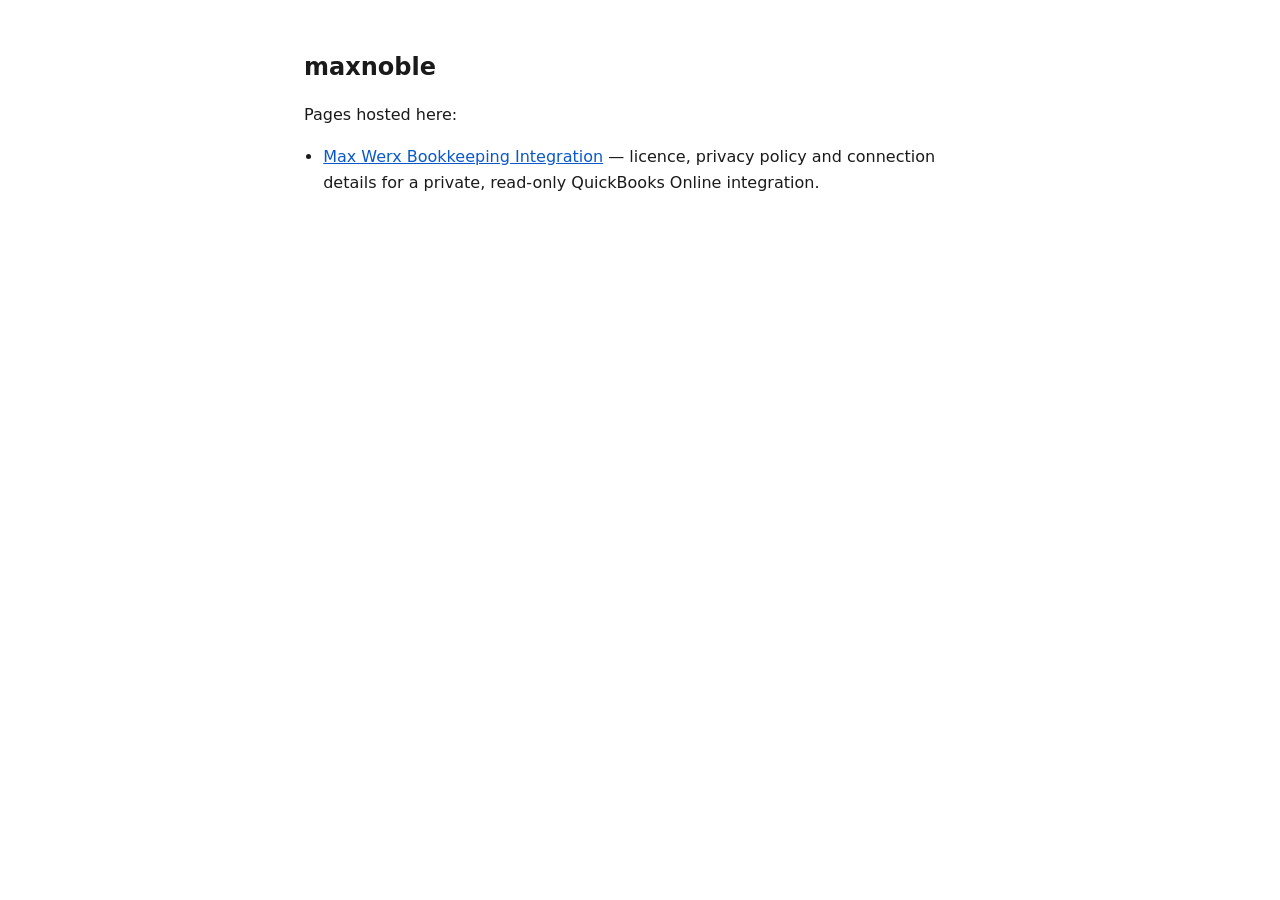
<file: index.html>
<!doctype html>
<html lang="en">
<head>
<meta charset="utf-8">
<meta name="viewport" content="width=device-width, initial-scale=1">
<title>maxnoble</title>
<style>
 body{font-family:system-ui,sans-serif;max-width:42rem;margin:3rem auto;padding:0 1.25rem;line-height:1.6;color:#1a1a1a}
 h1{font-size:1.5rem} a{color:#0a58ca} ul{padding-left:1.2rem}
 @media (prefers-color-scheme:dark){body{background:#111;color:#eee}a{color:#7ab7ff}}
</style>
</head>
<body>
<h1>maxnoble</h1>
<p>Pages hosted here:</p>
<ul>
  <li><a href="/maxwerx-qbo/">Max Werx Bookkeeping Integration</a> &mdash;
      licence, privacy policy and connection details for a private, read-only
      QuickBooks Online integration.</li>
</ul>
</body>
</html>
</file>
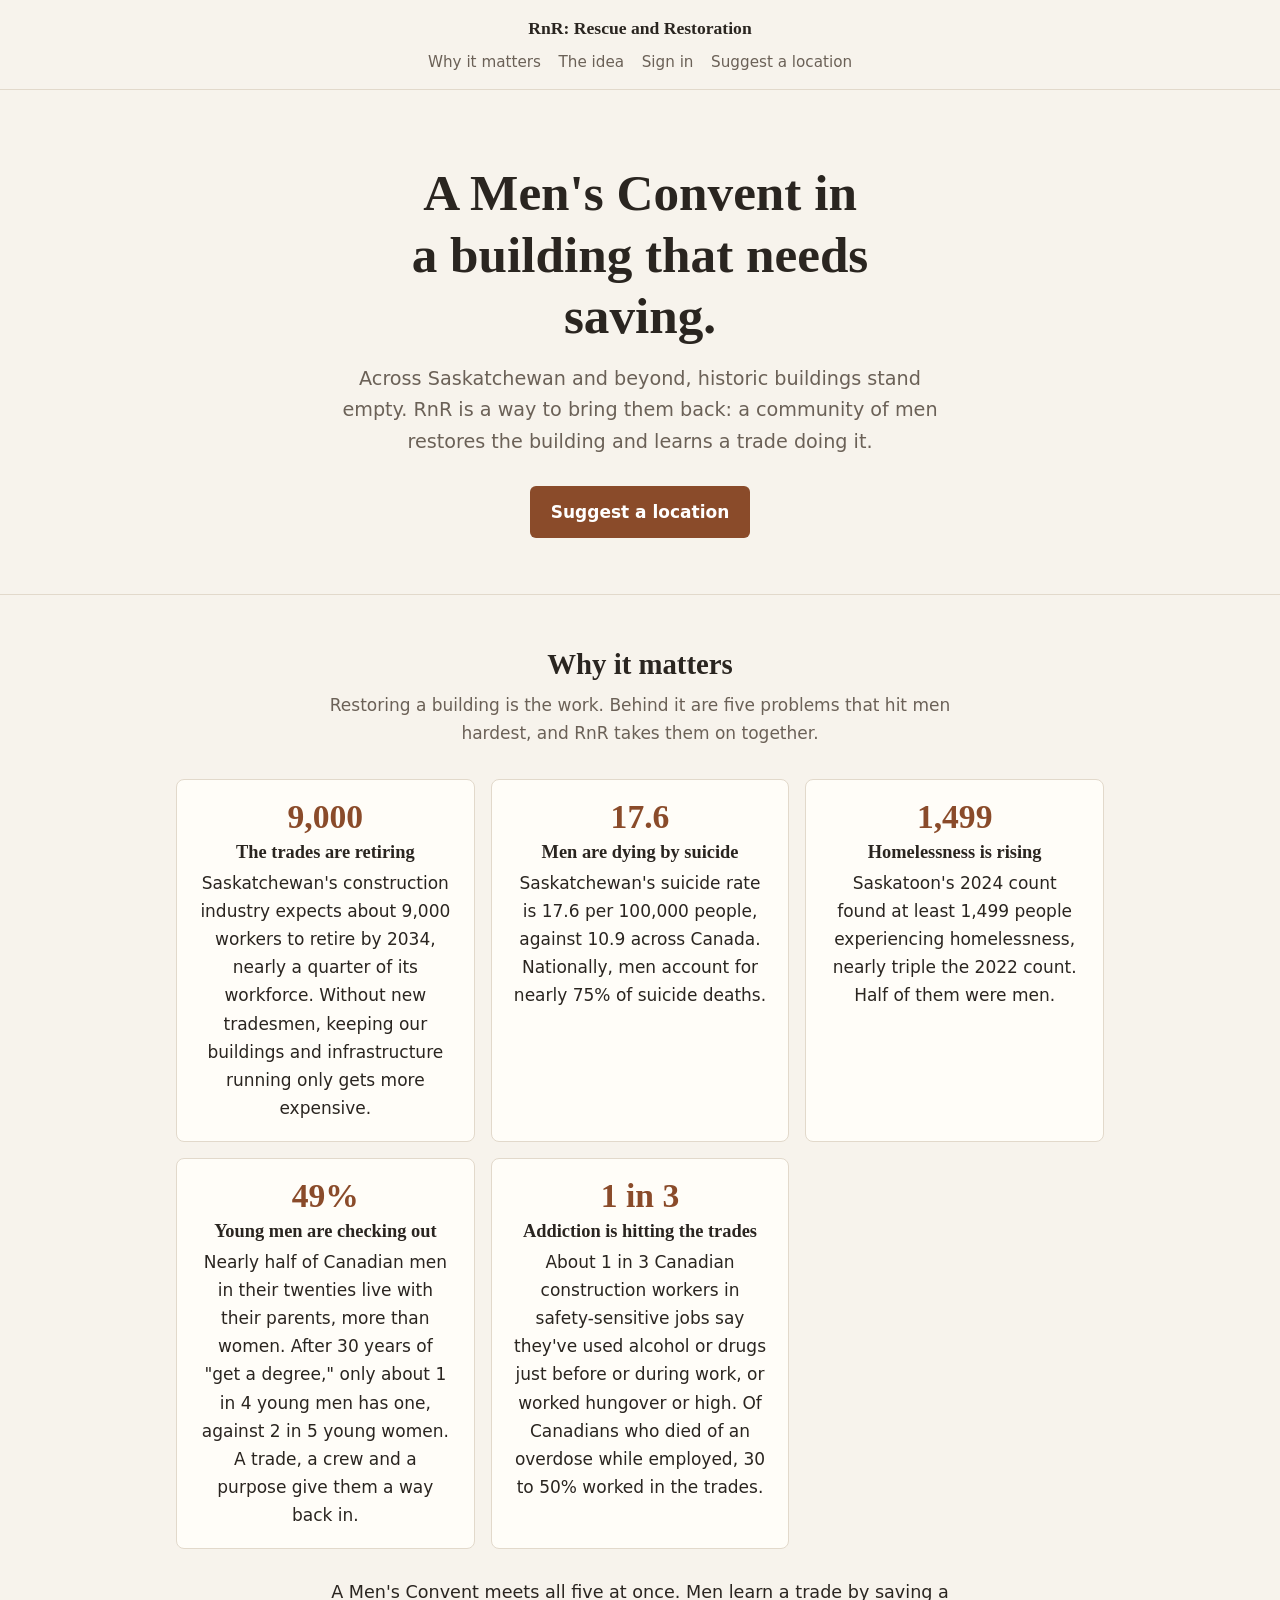
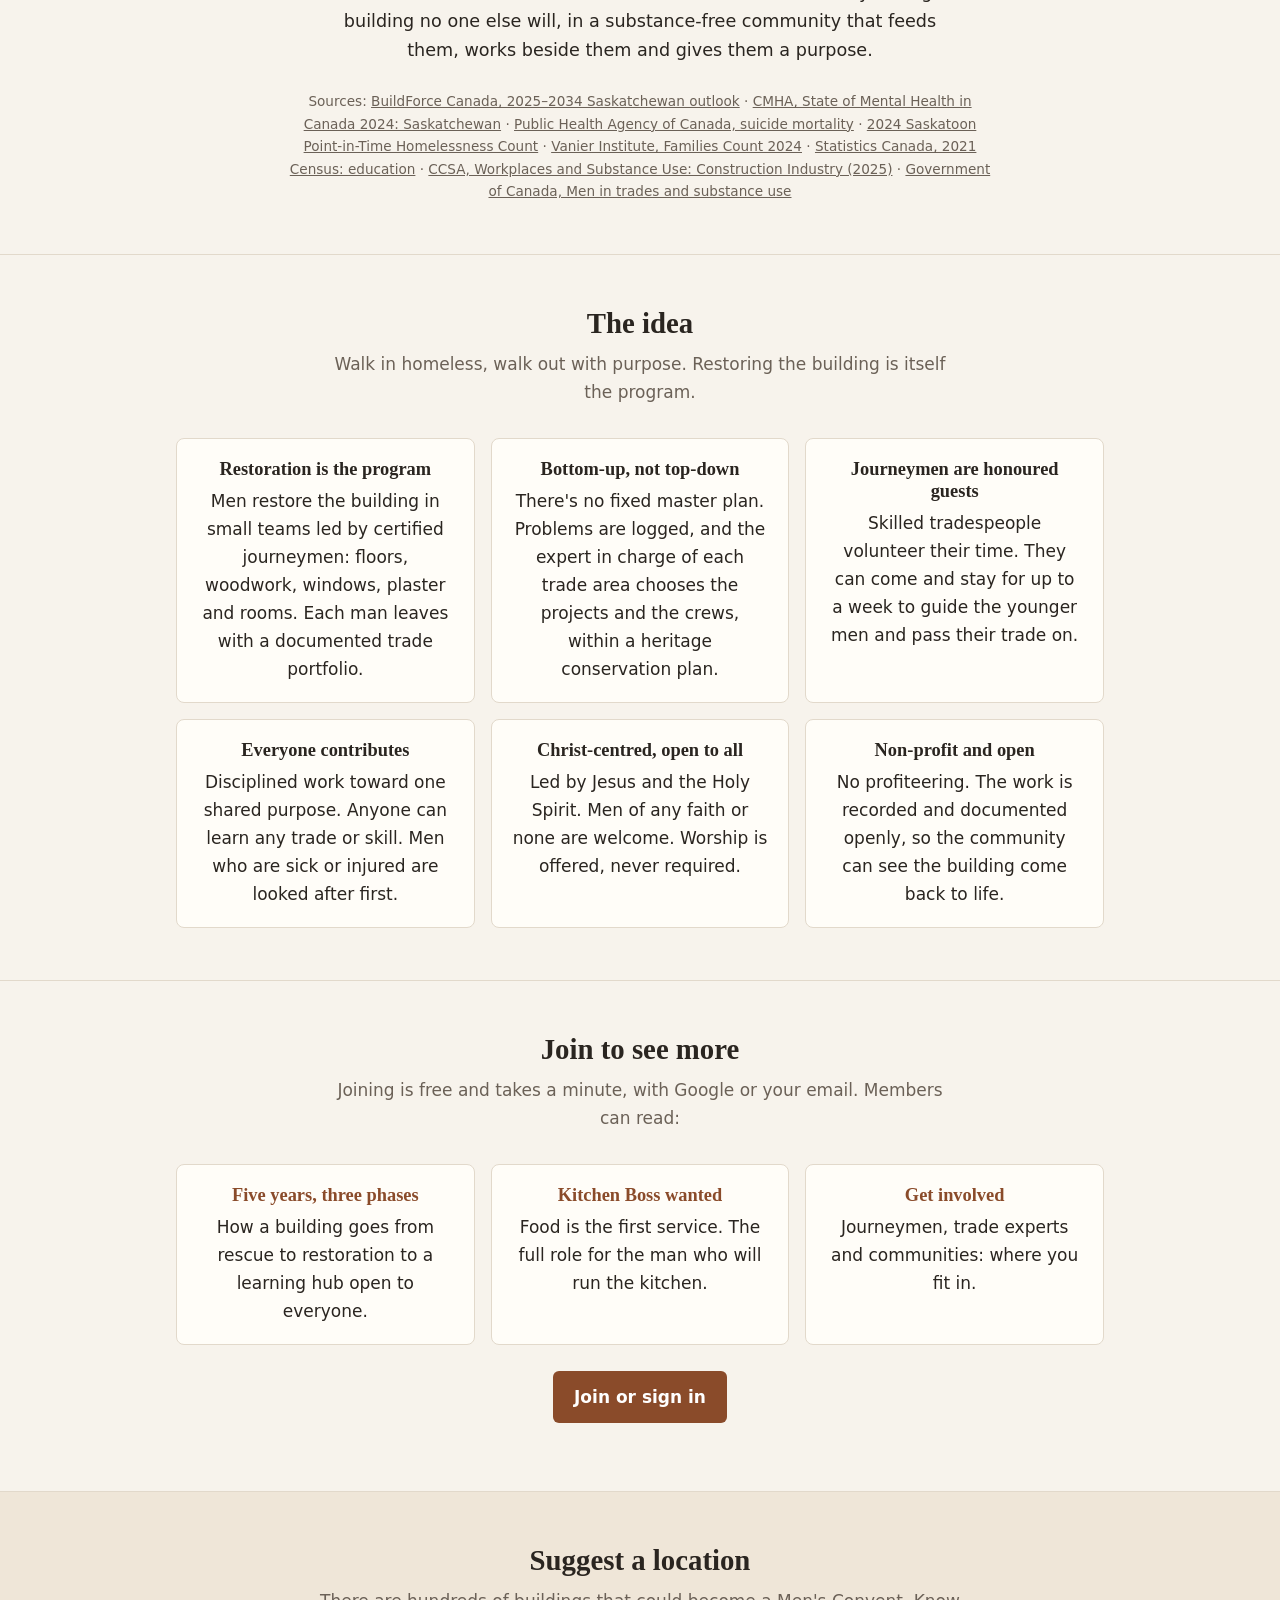
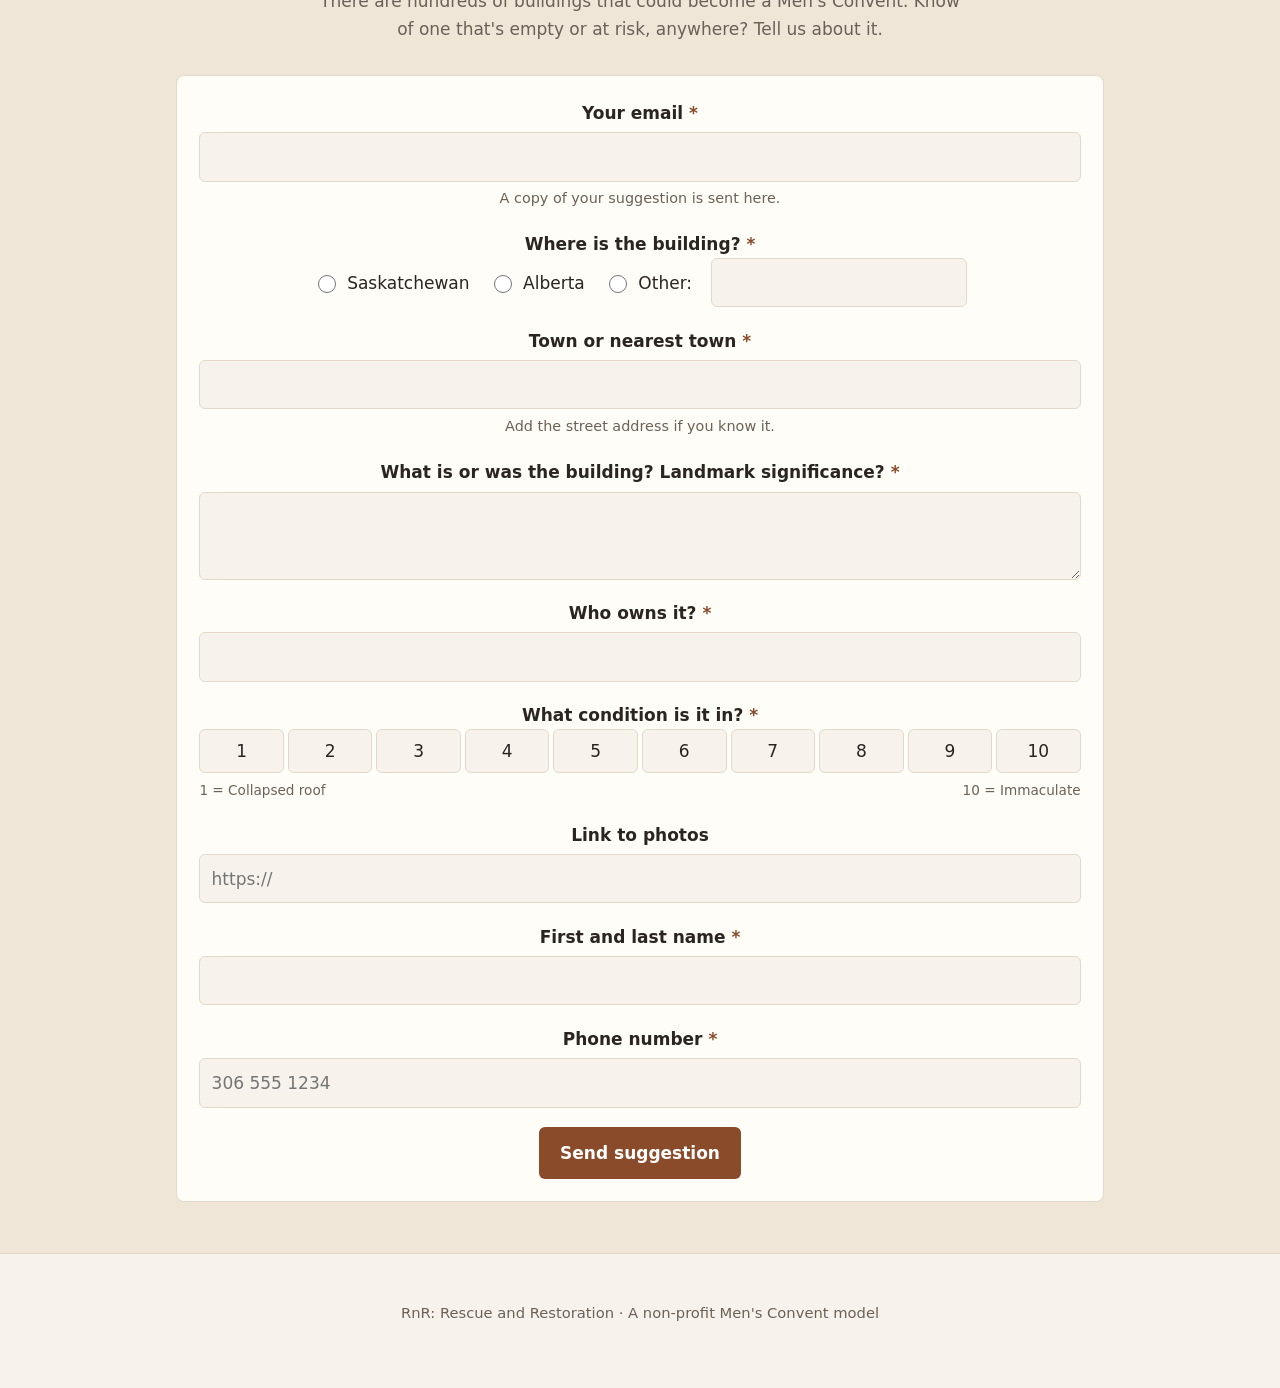
<file: rnr/index.html>
<!doctype html>
<html lang="en">
<head>
<meta charset="utf-8">
<meta name="viewport" content="width=device-width, initial-scale=1">
<title>RnR: Rescue and Restoration</title>
<meta name="description" content="A Men's Convent in a historic building that needs saving. Suggest a location anywhere.">
<link rel="stylesheet" href="site.css">
</head>
<body>

<header class="top">
  <div class="wrap">
    <a class="brand" href="#">RnR: Rescue and Restoration</a>
    <nav>
      <a href="#why">Why it matters</a>
      <a href="#idea">The idea</a>
      <a class="cta-link" href="members/">Sign in</a>
      <a class="cta-link" href="#suggest">Suggest a location</a>
    </nav>
  </div>
</header>

<main>
  <div class="wrap hero">
    <h1>A Men's Convent in a building that needs saving.</h1>
    <p class="lead">Across Saskatchewan and beyond, historic buildings stand empty. RnR is a way to bring them back: a community of men restores the building and learns a trade doing it.</p>
    <a class="btn" href="#suggest">Suggest a location</a>
  </div>

  <section id="why">
    <div class="wrap">
      <h2>Why it matters</h2>
      <p class="intro">Restoring a building is the work. Behind it are five problems that hit men hardest, and RnR takes them on together.</p>
      <div class="grid">
        <div class="card">
          <span class="big">9,000</span>
          <h3>The trades are retiring</h3>
          <p>Saskatchewan's construction industry expects about 9,000 workers to retire by 2034, nearly a quarter of its workforce. Without new tradesmen, keeping our buildings and infrastructure running only gets more expensive.</p>
        </div>
        <div class="card">
          <span class="big">17.6</span>
          <h3>Men are dying by suicide</h3>
          <p>Saskatchewan's suicide rate is 17.6 per 100,000 people, against 10.9 across Canada. Nationally, men account for nearly 75% of suicide deaths.</p>
        </div>
        <div class="card">
          <span class="big">1,499</span>
          <h3>Homelessness is rising</h3>
          <p>Saskatoon's 2024 count found at least 1,499 people experiencing homelessness, nearly triple the 2022 count. Half of them were men.</p>
        </div>
        <div class="card">
          <span class="big">49%</span>
          <h3>Young men are checking out</h3>
          <p>Nearly half of Canadian men in their twenties live with their parents, more than women. After 30 years of "get a degree," only about 1 in 4 young men has one, against 2 in 5 young women. A trade, a crew and a purpose give them a way back in.</p>
        </div>
        <div class="card">
          <span class="big">1 in 3</span>
          <h3>Addiction is hitting the trades</h3>
          <p>About 1 in 3 Canadian construction workers in safety-sensitive jobs say they've used alcohol or drugs just before or during work, or worked hungover or high. Of Canadians who died of an overdose while employed, 30 to 50% worked in the trades.</p>
        </div>
      </div>
      <p class="close">A Men's Convent meets all five at once. Men learn a trade by saving a building no one else will, in a substance-free community that feeds them, works beside them and gives them a purpose.</p>
      <p class="sources">Sources: <a href="https://buildforce.ca/en/press-release/construction-growth-in-saskatchewan-is-driven-by-residential-activity-as-the-non-residential-sector-steps-down-from-recent-highs">BuildForce Canada, 2025–2034 Saskatchewan outlook</a> · <a href="https://cmha.ca/wp-content/uploads/2024/11/State-of-Mental-Health-profile-Saskatchewan.pdf">CMHA, State of Mental Health in Canada 2024: Saskatchewan</a> · <a href="https://health-infobase.canada.ca/mental-health/suicide-self-harm/suicide-mortality.html">Public Health Agency of Canada, suicide mortality</a> · <a href="https://cuisr.usask.ca/documents/publications/2020-2024/pit-count-community-report-2024.pdf">2024 Saskatoon Point-in-Time Homelessness Count</a> · <a href="https://vanierinstitute.ca/wp-content/uploads/2024/04/Families-count-2024-young-adults-are-more-likely-to-live-with-parents.pdf">Vanier Institute, Families Count 2024</a> · <a href="https://www150.statcan.gc.ca/n1/daily-quotidien/221130/dq221130a-eng.htm">Statistics Canada, 2021 Census: education</a> · <a href="https://ccsa.ca/sites/default/files/2025-07/Research-Brief-Construction-en.pdf">CCSA, Workplaces and Substance Use: Construction Industry (2025)</a> · <a href="https://www.canada.ca/en/services/health/campaigns/men-construction-trades-overdose-crisis-canada/men-trades-substance-use.html">Government of Canada, Men in trades and substance use</a></p>
    </div>
  </section>

  <section id="idea">
    <div class="wrap">
      <h2>The idea</h2>
      <p class="intro">Walk in homeless, walk out with purpose. Restoring the building is itself the program.</p>
      <div class="grid">
        <div class="card">
          <h3>Restoration is the program</h3>
          <p>Men restore the building in small teams led by certified journeymen: floors, woodwork, windows, plaster and rooms. Each man leaves with a documented trade portfolio.</p>
        </div>
        <div class="card">
          <h3>Bottom-up, not top-down</h3>
          <p>There's no fixed master plan. Problems are logged, and the expert in charge of each trade area chooses the projects and the crews, within a heritage conservation plan.</p>
        </div>
        <div class="card">
          <h3>Journeymen are honoured guests</h3>
          <p>Skilled tradespeople volunteer their time. They can come and stay for up to a week to guide the younger men and pass their trade on.</p>
        </div>
        <div class="card">
          <h3>Everyone contributes</h3>
          <p>Disciplined work toward one shared purpose. Anyone can learn any trade or skill. Men who are sick or injured are looked after first.</p>
        </div>
        <div class="card">
          <h3>Christ-centred, open to all</h3>
          <p>Led by Jesus and the Holy Spirit. Men of any faith or none are welcome. Worship is offered, never required.</p>
        </div>
        <div class="card">
          <h3>Non-profit and open</h3>
          <p>No profiteering. The work is recorded and documented openly, so the community can see the building come back to life.</p>
        </div>
      </div>
    </div>
  </section>

  <section id="members">
    <div class="wrap">
      <h2>Join to see more</h2>
      <p class="intro">Joining is free and takes a minute, with Google or your email. Members can read:</p>
      <div class="grid teasers">
        <a class="card" id="phases" href="members/phases.html"><h3>Five years, three phases</h3><p>How a building goes from rescue to restoration to a learning hub open to everyone.</p></a>
        <a class="card" id="kitchen" href="members/kitchen-boss.html"><h3>Kitchen Boss wanted</h3><p>Food is the first service. The full role for the man who will run the kitchen.</p></a>
        <a class="card" id="involved" href="members/get-involved.html"><h3>Get involved</h3><p>Journeymen, trade experts and communities: where you fit in.</p></a>
      </div>
      <p><a class="btn" href="members/">Join or sign in</a></p>
    </div>
  </section>

  <section id="suggest" class="suggest">
    <div class="wrap">
      <h2>Suggest a location</h2>
      <p class="intro">There are hundreds of buildings that could become a Men's Convent. Know of one that's empty or at risk, anywhere? Tell us about it.</p>
      <div class="suggest-box">
        <form class="sform" id="suggest-form" action="https://docs.google.com/forms/d/e/1FAIpQLSe5F4wM2ndvBinX8FhEXiHAIgT6D5XqJo1bn4hynB5Pa98YTg/formResponse" method="POST" target="gform-sink" novalidate>
          <div class="field">
            <label class="q" for="f-email">Your email <span class="req">*</span></label>
            <input id="f-email" type="email" name="emailAddress" required autocomplete="email">
            <span class="hint">A copy of your suggestion is sent here.</span>
            <span class="err" id="e-email" hidden></span>
          </div>

          <fieldset>
            <legend>Where is the building? <span class="req">*</span></legend>
            <div class="choices">
              <label><input type="radio" name="entry.1686422312" value="Saskatchewan" required> Saskatchewan</label>
              <label><input type="radio" name="entry.1686422312" value="Alberta"> Alberta</label>
              <label><input type="radio" name="entry.1686422312" value="__other_option__" id="f-where-other"> Other:</label>
              <input class="other-text" type="text" name="entry.1686422312.other_option_response" id="f-where-other-text" aria-label="Other location" maxlength="100">
            </div>
            <span class="err" id="e-where" hidden></span>
          </fieldset>

          <div class="field">
            <label class="q" for="f-town">Town or nearest town <span class="req">*</span></label>
            <input id="f-town" type="text" required autocomplete="address-level2" maxlength="100">
            <span class="hint">Add the street address if you know it.</span>
            <span class="err" id="e-town" hidden></span>
          </div>

          <div class="field">
            <label class="q" for="f-what">What is or was the building? Landmark significance? <span class="req">*</span></label>
            <textarea id="f-what" required maxlength="2000"></textarea>
            <input type="hidden" name="entry.1505201343" id="f-what-sent">
            <span class="err" id="e-what" hidden></span>
          </div>

          <div class="field">
            <label class="q" for="f-owner">Who owns it? <span class="req">*</span></label>
            <input id="f-owner" type="text" name="entry.762597540" required maxlength="200">
            <span class="err" id="e-owner" hidden></span>
          </div>

          <fieldset>
            <legend>What condition is it in? <span class="req">*</span></legend>
            <div class="scale">
              <label><input type="radio" name="entry.2011804583" value="1" required><span>1</span></label>
              <label><input type="radio" name="entry.2011804583" value="2"><span>2</span></label>
              <label><input type="radio" name="entry.2011804583" value="3"><span>3</span></label>
              <label><input type="radio" name="entry.2011804583" value="4"><span>4</span></label>
              <label><input type="radio" name="entry.2011804583" value="5"><span>5</span></label>
              <label><input type="radio" name="entry.2011804583" value="6"><span>6</span></label>
              <label><input type="radio" name="entry.2011804583" value="7"><span>7</span></label>
              <label><input type="radio" name="entry.2011804583" value="8"><span>8</span></label>
              <label><input type="radio" name="entry.2011804583" value="9"><span>9</span></label>
              <label><input type="radio" name="entry.2011804583" value="10"><span>10</span></label>
            </div>
            <div class="scale-ends"><span>1 = Collapsed roof</span><span>10 = Immaculate</span></div>
            <span class="err" id="e-cond" hidden></span>
          </fieldset>

          <div class="field">
            <label class="q" for="f-photos">Link to photos</label>
            <input id="f-photos" type="text" name="entry.1899643314" placeholder="https://" inputmode="url" maxlength="500">
            <span class="err" id="e-photos" hidden></span>
          </div>

          <div class="field">
            <label class="q" for="f-name">First and last name <span class="req">*</span></label>
            <input id="f-name" type="text" name="entry.1188429359" required autocomplete="name" maxlength="100">
            <span class="err" id="e-name" hidden></span>
          </div>

          <div class="field">
            <label class="q" for="f-phone">Phone number <span class="req">*</span></label>
            <input id="f-phone" type="tel" name="entry.1537655487" required autocomplete="tel" inputmode="tel" placeholder="306 555 1234" maxlength="25">
            <span class="err" id="e-phone" hidden></span>
          </div>

          <input type="hidden" name="fvv" value="1">
          <input type="hidden" name="pageHistory" value="0">
          <button class="btn" type="submit" id="f-submit">Send suggestion</button>
          <p class="form-error" id="f-error" hidden></p>
        </form>

        <div class="thanks" id="f-thanks" hidden>
          <h3>Thank you.</h3>
          <p>Your suggestion has been sent.</p>
          <p><a href="#suggest" id="f-again">Suggest another building</a></p>
        </div>
        <iframe name="gform-sink" id="gform-sink" title="" hidden></iframe>
      </div>
    </div>
  </section>

</main>

<footer>
  <div class="wrap">
    <p>RnR: Rescue and Restoration · A non-profit Men's Convent model</p>
  </div>
</footer>

<script>
  // The form posts straight to the Google Form "RnR -Waiting list" (project Gmail).
  // If you add, remove or change questions in Google Forms, this form must be updated too.
  // The Google Form has no town question yet, so the town is sent at the top of the
  // "What is or was the building?" answer. Once a town question exists, put its entry
  // number here (e.g. "123456789") and the town goes to its own column instead.
  const TOWN_ENTRY = null;
  (function () {
    const form = document.getElementById("suggest-form");
    const sink = document.getElementById("gform-sink");
    const thanks = document.getElementById("f-thanks");
    const err = document.getElementById("f-error");
    const btn = document.getElementById("f-submit");
    const other = document.getElementById("f-where-other");
    const otherText = document.getElementById("f-where-other-text");
    let sent = false, timer = null;

    otherText.addEventListener("input", () => { if (otherText.value) other.checked = true; });

    // ---- Validation ----
    const $ = (id) => document.getElementById(id);
    const val = (id) => $(id).value.trim();
    const checked = (name) => form.querySelector('input[name="' + name + '"]:checked');

    function formatPhone(raw) {
      const t = raw.trim();
      const d = t.replace(/\D/g, "");
      if (t.startsWith("+") && !t.startsWith("+1")) {
        return d.length >= 8 && d.length <= 15 ? "+" + d : null;    // international
      }
      const n = d.length === 11 && d[0] === "1" ? d.slice(1) : d;    // drop leading 1
      if (n.length !== 10 || !/^[2-9]\d{2}[2-9]/.test(n)) return null;
      return "(" + n.slice(0, 3) + ") " + n.slice(3, 6) + "-" + n.slice(6);
    }
    function fixLink(raw) {
      const t = raw.trim();
      if (!t) return "";
      const u = /^https?:\/\//i.test(t) ? t : "https://" + t;
      return /^https?:\/\/[^\s\/]+\.[^\s\/]{2,}\S*$/i.test(u) ? u : null;
    }

    const rules = {
      email: { input: "f-email", test: () => /^[^\s@]+@[^\s@]+\.[A-Za-z]{2,}$/.test(val("f-email")),
               msg: "Enter a valid email, like name@example.com." },
      where: { input: "f-where-other-text", test: () => {
                 const c = checked("entry.1686422312");
                 return c && (c.value !== "__other_option__" || val("f-where-other-text").length >= 2);
               }, msg: "Choose a province, or pick Other and type where the building is." },
      town:  { input: "f-town", test: () => val("f-town").length >= 2,
               msg: "Tell us the town, or the nearest town." },
      what:  { input: "f-what", test: () => val("f-what").length >= 3,
               msg: "Tell us what the building is or was." },
      owner: { input: "f-owner", test: () => {
                 const v = val("f-owner");
                 const n = v.toLowerCase().replace(/[^a-z ]/g, "").replace(/\s+/g, " ").trim();
                 const vague = /^(unknown|not known|unsure|not sure|dont know|do not know|i dont know|i do not know|no idea|no clue|idk|na|none|nobody|no one|tbd|unk|dunno|not certain|uncertain|maybe|unsure who|dont know who)$/;
                 return v.length >= 2 && n.length >= 2 && !vague.test(n);
               }, msg: "Tell us who owns the building. If you don't know yet, please find out before you send this." },
      cond:  { input: null, test: () => !!checked("entry.2011804583"),
               msg: "Pick a number from 1 to 10." },
      photos:{ input: "f-photos", test: () => fixLink($("f-photos").value) !== null,
               msg: "Enter a full web link, like https://photos.example.com/building." },
      name:  { input: "f-name", test: () => /^[\p{L}'’.\-]+(?:\s+[\p{L}'’.\-]+)+$/u.test(val("f-name")),
               msg: "Enter your first and last name." },
      phone: { input: "f-phone", test: () => formatPhone($("f-phone").value) !== null,
               msg: "Enter a 10-digit phone number, like 306 555 1234. For outside North America, start with +." },
    };

    function check(key) {
      const r = rules[key], ok = r.test(), e = $("e-" + key);
      e.textContent = ok ? "" : r.msg;
      e.hidden = ok;
      if (r.input) { $(r.input).classList.toggle("invalid", !ok && (key !== "where" || (checked("entry.1686422312") || {}).value === "__other_option__")); $(r.input).setAttribute("aria-invalid", String(!ok)); }
      return ok;
    }

    // Check a field when the visitor leaves it; clear the message as soon as it's fixed.
    for (const key in rules) {
      const r = rules[key];
      if (r.input) {
        $(r.input).addEventListener("blur", () => { if ($(r.input).value.trim() || key === "where") check(key); });
        $(r.input).addEventListener("input", () => { if (!$("e-" + key).hidden) check(key); });
      }
    }
    form.addEventListener("change", (ev) => {
      if (ev.target.name === "entry.1686422312" && !$("e-where").hidden) check("where");
      if (ev.target.name === "entry.2011804583" && !$("e-cond").hidden) check("cond");
    });
    $("f-phone").addEventListener("blur", () => { const p = formatPhone($("f-phone").value); if (p) $("f-phone").value = p; });
    $("f-photos").addEventListener("blur", () => { const l = fixLink($("f-photos").value); if (l) $("f-photos").value = l; });

    form.addEventListener("submit", (ev) => {
      let first = null;
      for (const key in rules) {
        if (!check(key) && !first) first = key;
      }
      if (first) {
        ev.preventDefault();
        ev.stopImmediatePropagation();
        const r = rules[first];
        const target = r.input && (first !== "where" || (checked("entry.1686422312") || {}).value === "__other_option__")
          ? $(r.input) : $("e-" + first).closest("fieldset, .field").querySelector("input");
        target.focus();
        return;
      }
      // Tidy values before they're sent.
      ["f-email", "f-town", "f-what", "f-owner", "f-name"].forEach((id) => { $(id).value = $(id).value.trim(); });
      if (TOWN_ENTRY) {
        $("f-town").name = "entry." + TOWN_ENTRY;
        $("f-what-sent").value = val("f-what");
      } else {
        $("f-what-sent").value = "Town: " + val("f-town") + "\n\n" + val("f-what");
      }
      $("f-phone").value = formatPhone($("f-phone").value);
      $("f-photos").value = fixLink($("f-photos").value);
      if ((checked("entry.1686422312") || {}).value !== "__other_option__") otherText.value = "";
    }, true);

    form.addEventListener("submit", () => {
      sent = true;
      err.hidden = true;
      btn.disabled = true;
      btn.textContent = "Sending…";
      timer = setTimeout(() => {
        if (!sent) return;
        sent = false;
        btn.disabled = false;
        btn.textContent = "Send suggestion";
        err.innerHTML = 'That didn\'t go through. Please try again, or <a href="https://docs.google.com/forms/d/e/1FAIpQLSe5F4wM2ndvBinX8FhEXiHAIgT6D5XqJo1bn4hynB5Pa98YTg/viewform" target="_blank" rel="noopener">use the form on Google</a>.';
        err.hidden = false;
      }, 15000);
    });

    sink.addEventListener("load", () => {
      if (!sent) return;
      sent = false;
      clearTimeout(timer);
      form.reset();
      form.hidden = true;
      thanks.hidden = false;
      btn.disabled = false;
      btn.textContent = "Send suggestion";
    });

    document.getElementById("f-again").addEventListener("click", () => {
      thanks.hidden = true;
      form.hidden = false;
    });
  })();
</script>
</body>
</html>
</file>
<file: rnr/site.css>
:root {
  color-scheme: light dark;
  --bg: #f7f3ec;
  --surface: #fffdf8;
  --ink: #2a2520;
  --muted: #6b6157;
  --line: #e2d9cb;
  --accent: #8a4b2a;
  --accent-ink: #ffffff;
  --soft: #efe6d8;
}
@media (prefers-color-scheme: dark) {
  :root:not([data-theme="light"]) {
    --bg: #1b1815;
    --surface: #24201c;
    --ink: #eee7dc;
    --muted: #b0a596;
    --line: #3a332c;
    --accent: #d98b5f;
    --accent-ink: #1b1815;
    --soft: #2c2722;
  }
}
:root[data-theme="light"] { color-scheme: light; }
:root[data-theme="dark"] {
  color-scheme: dark;
  --bg: #1b1815; --surface: #24201c; --ink: #eee7dc; --muted: #b0a596;
  --line: #3a332c; --accent: #d98b5f; --accent-ink: #1b1815; --soft: #2c2722;
}

* { box-sizing: border-box; }
[hidden] { display: none !important; }
html { scroll-behavior: smooth; }
body {
  margin: 0; background: var(--bg); color: var(--ink);
  font: 17px/1.65 system-ui, -apple-system, "Segoe UI", Roboto, sans-serif;
}
h1, h2, h3 { font-family: Georgia, "Iowan Old Style", "Palatino Linotype", serif; line-height: 1.2; font-weight: 600; }
a { color: var(--accent); }
.wrap { max-width: 60rem; margin: 0 auto; padding: 0 16px; }

header.top { border-bottom: 1px solid var(--line); }
header.top .wrap { display: flex; align-items: center; justify-content: space-between; gap: 1rem; padding-top: .9rem; padding-bottom: .9rem; }
.brand { font-family: Georgia, serif; font-weight: 600; font-size: 1.1rem; color: var(--ink); text-decoration: none; }
nav a { color: var(--muted); text-decoration: none; margin-left: 1.1rem; font-size: .95rem; white-space: nowrap; }
nav a:hover { color: var(--ink); }
@media (max-width: 560px) { nav a:not(.cta-link) { display: none; } }

.hero { padding-top: 4.5rem; padding-bottom: 3.5rem; }
.hero h1 { font-size: clamp(2rem, 6vw, 3.2rem); margin: 0 0 1rem; max-width: 18ch; }
.hero p.lead { font-size: 1.2rem; color: var(--muted); max-width: 38rem; margin: 0 0 1.8rem; }
.btn { display: inline-block; background: var(--accent); color: var(--accent-ink); padding: .75rem 1.3rem; border-radius: 6px; text-decoration: none; font-weight: 600; }
.btn:hover { filter: brightness(1.08); }
.note { font-size: .9rem; color: var(--muted); margin-top: 1.2rem; }

section { padding: 3.2rem 0; border-top: 1px solid var(--line); }
section h2 { font-size: 1.8rem; margin: 0 0 .6rem; }
section > .wrap > p.intro { color: var(--muted); max-width: 40rem; margin: 0 0 2rem; }

.grid { display: grid; gap: 1rem; grid-template-columns: repeat(auto-fit, minmax(15rem, 1fr)); }
.card { background: var(--surface); border: 1px solid var(--line); border-radius: 8px; padding: 1.2rem 1.3rem; }
.card h3 { margin: 0 0 .4rem; font-size: 1.15rem; }
.card p { margin: 0; }

.phases { display: grid; gap: 1rem; grid-template-columns: repeat(auto-fit, minmax(16rem, 1fr)); counter-reset: ph; }
.phase { background: var(--surface); border: 1px solid var(--line); border-radius: 8px; padding: 1.2rem 1.3rem; }
.phase .tag { display: inline-block; font-size: .8rem; font-weight: 600; letter-spacing: .04em; text-transform: uppercase; color: var(--accent); }
.phase h3 { margin: .2rem 0 .5rem; font-size: 1.2rem; }
.phase .pub { margin-top: .8rem; font-size: .9rem; color: var(--muted); }
.meter { height: 6px; background: var(--soft); border-radius: 3px; margin-top: .35rem; overflow: hidden; }
.meter span { display: block; height: 100%; background: var(--accent); border-radius: 3px; }

.suggest { background: var(--soft); }
.suggest-box { background: var(--surface); border: 1px solid var(--line); border-radius: 8px; padding: 1.4rem; }
.suggest-box ul { margin: .4rem 0 1.2rem; padding-left: 1.2rem; }
.sform { display: grid; gap: 1.2rem; }
.sform .field { display: grid; gap: .35rem; }
.sform label.q, .sform legend { font-weight: 600; }
.sform .req { color: var(--accent); }
.sform .hint { font-size: .9rem; color: var(--muted); }
.sform input[type=text], .sform input[type=email], .sform input[type=url], .sform input[type=tel], .sform textarea {
  width: 100%; font: inherit; color: var(--ink); background: var(--bg);
  border: 1px solid var(--line); border-radius: 6px; padding: .6rem .7rem; }
.sform textarea { min-height: 5.5rem; resize: vertical; }
.sform input:focus, .sform textarea:focus { outline: 2px solid var(--accent); outline-offset: 1px; }
.sform fieldset { border: 0; padding: 0; margin: 0; display: grid; gap: .35rem; }
.sform .choices { display: flex; flex-wrap: wrap; gap: .4rem 1.2rem; align-items: center; }
.sform .choices label { display: inline-flex; gap: .5rem; align-items: center; font-weight: 400; min-height: 44px; }
.sform .choices input[type=radio] { width: 1.15rem; height: 1.15rem; accent-color: var(--accent); }
.sform .other-text { max-width: 14rem; }
.scale { display: grid; grid-template-columns: repeat(10, 1fr); gap: 4px; }
.scale label { display: grid; place-items: center; padding: .45rem 0; border: 1px solid var(--line); border-radius: 6px; cursor: pointer; font-weight: 400; background: var(--bg); }
.scale input { position: absolute; opacity: 0; pointer-events: none; }
.scale input:checked + span { color: var(--accent-ink); }
.scale label:has(input:checked) { background: var(--accent); border-color: var(--accent); color: var(--accent-ink); }
.scale label:has(input:focus-visible) { outline: 2px solid var(--accent); outline-offset: 1px; }
@media (max-width: 560px) {
  .hero { padding-top: 2.8rem; padding-bottom: 2.4rem; }
  .brand { font-size: 1rem; }
  header.top .wrap { gap: .6rem; }
  nav a { margin-left: 0; }
  .scale { grid-template-columns: repeat(5, 1fr); gap: 6px; }
  .scale label { padding: .7rem 0; }
  .suggest-box { padding: 1.1rem; }
  .sform button.btn { justify-self: stretch; text-align: center; }
}
.scale-ends { display: flex; justify-content: space-between; font-size: .85rem; color: var(--muted); }
.sform button { justify-self: start; border: 0; cursor: pointer; font: inherit; }
.sform button[disabled] { opacity: .6; cursor: wait; }
.thanks h3 { margin: 0 0 .4rem; }
.form-error, .err { color: #b3261e; font-size: .9rem; }
@media (prefers-color-scheme: dark) { :root:not([data-theme="light"]) .form-error, :root:not([data-theme="light"]) .err { color: #f2b8b5; } }
.sform .invalid { border-color: #b3261e !important; }

.card .big { display: block; font-family: Georgia, "Iowan Old Style", serif; font-size: 2.1rem; font-weight: 600; line-height: 1.1; color: var(--accent); margin-bottom: .3rem; }
.sources { font-size: .85rem; color: var(--muted); max-width: 44rem; margin: 1.6rem auto 0; }
.sources a { color: var(--muted); }
p.close { max-width: 40rem; margin: 1.8rem auto 0; font-size: 1.1rem; }

footer { border-top: 1px solid var(--line); padding: 2rem 0 3rem; color: var(--muted); font-size: .92rem; }

/* ---- Centred layout ---- */
body { text-align: center; }
header.top .wrap { flex-direction: column; justify-content: center; gap: .4rem; }
nav { display: flex; flex-wrap: wrap; justify-content: center; gap: .2rem 1.1rem; }
nav a { margin-left: 0; }
.hero h1, .hero p.lead, section > .wrap > p.intro { margin-left: auto; margin-right: auto; }
.sform .choices { justify-content: center; }
.sform fieldset legend { margin: 0 auto; }
.sform button, .sform button.btn { justify-self: center; }
.sform input[type=text], .sform input[type=email], .sform input[type=url], .sform input[type=tel], .sform textarea { text-align: left; }
.sform .other-text { flex-basis: 100%; max-width: 16rem; }
.phase .meter { margin-left: auto; margin-right: auto; max-width: 12rem; }
@media (max-width: 560px) {
  nav a:not(.cta-link) { display: none; }
  .sform button.btn { justify-self: stretch; }
}

/* ---- Members area ---- */
.members main { padding: 3rem 0 4rem; }
.members .panel { max-width: 32rem; margin: 0 auto; background: var(--surface); border: 1px solid var(--line); border-radius: 8px; padding: 1.6rem 1.4rem; }
.members .panel h1 { font-size: 1.7rem; margin: 0 0 .6rem; }
.members .panel > p { margin: 0 0 1rem; }
.members .stack { display: grid; gap: .8rem; justify-items: center; margin: 1.2rem 0; }
.members .or { color: var(--muted); font-size: .9rem; }
.btn-plain { display: inline-block; background: transparent; color: var(--accent); border: 1px solid var(--accent); padding: .7rem 1.2rem; border-radius: 6px; font: inherit; font-weight: 600; cursor: pointer; text-decoration: none; }
.btn-plain:hover { background: var(--soft); }
button.btn { border: 0; cursor: pointer; font: inherit; font-weight: 600; }
button[disabled] { opacity: .6; cursor: wait; }
.members .privacy { font-size: .88rem; color: var(--muted); margin-top: 1.4rem; text-align: left; }
.members .privacy ul { margin: .3rem 0 0; padding-left: 1.2rem; }
.members .links { list-style: none; padding: 0; margin: 1.2rem 0; display: grid; gap: .6rem; }
.members .links a { display: block; padding: .8rem 1rem; border: 1px solid var(--line); border-radius: 6px; background: var(--bg); text-decoration: none; font-weight: 600; }
.members .links a span { display: block; font-weight: 400; color: var(--muted); font-size: .92rem; }
.members .small-actions { display: flex; flex-wrap: wrap; justify-content: center; gap: .4rem 1.2rem; margin-top: 1.4rem; font-size: .92rem; }
.members .small-actions button { background: none; border: 0; padding: .4rem 0; color: var(--muted); text-decoration: underline; cursor: pointer; font: inherit; min-height: 44px; }
.members .danger { color: #b3261e !important; }
@media (prefers-color-scheme: dark) { :root:not([data-theme="light"]) .members .danger { color: #f2b8b5 !important; } }
.sform .choices input[type=checkbox] { width: 1.15rem; height: 1.15rem; accent-color: var(--accent); }
.sform .choices.col { flex-direction: column; align-items: flex-start; text-align: left; margin: 0 auto; }
.gate-wait { color: var(--muted); text-align: center; padding: 4rem 16px; }
.sform .btn-plain { border: 1px solid var(--accent); padding: .7rem 1.2rem; }
a.card { display: block; color: var(--ink); text-decoration: none; }
a.card h3 { color: var(--accent); }
a.card:hover { border-color: var(--accent); }
.teasers { margin-bottom: 1.6rem; }
</file>
